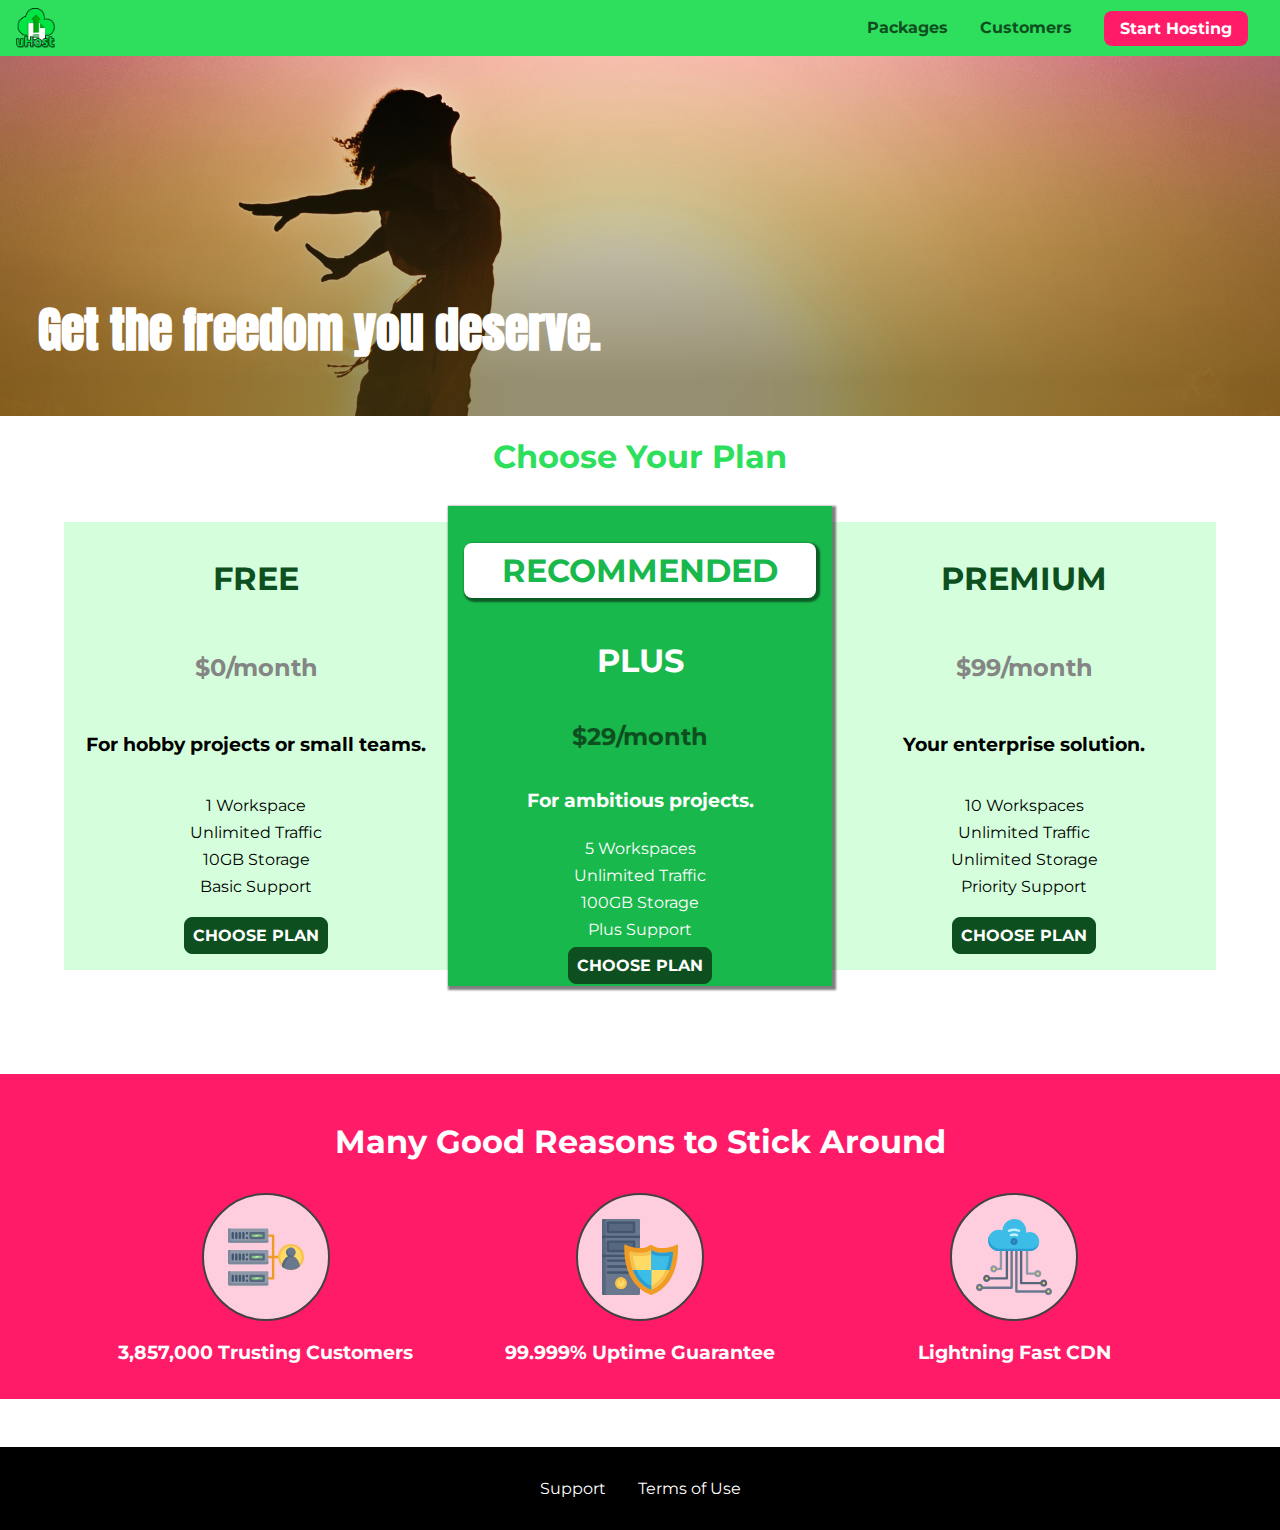
<file: index.html>
<!DOCTYPE html>
<html lang="en">

<head>
    <meta charset="UTF-8">
    <meta http-equiv="X-UA-Compatible" content="ie=edge">
    <meta name="viewport" content="width=device-width, initial-scale=1.0">
    <title>uHost</title>
    <link rel="shortcut icon" href="favicon.png">
    <link href="https://fonts.googleapis.com/css?family=Anton" rel="stylesheet">
    <link href="https://fonts.googleapis.com/css?family=Montserrat:400,700" rel="stylesheet">
    <link rel="stylesheet" href="./styles/shared.css">
    <link rel="stylesheet" href="./styles/main.css"> 
</head>

<body>
    <div class="backdrop"></div>
    <div class="modal">
        <h1 class="modal__title">Do you want to continue?</h1>
        <div class="modal__actions">
            <a href="index.html" class="modal__action">Yes!</a>
            <button class="modal__action modal__action--negative" type="button">No!</button>
        </div>
    </div>
    <header class="main-header">
        <div>
            <button class="toggle-button">
                <span class="toggle-button__bar"></span>
                <span class="toggle-button__bar"></span>
                <span class="toggle-button__bar"></span>
            </button>
            <a href="index.html" class="main-header__brand">
                <img src="images/uhost-icon.png" alt="uHost - Your favorite hosting company">
            </a>
        </div>
        <nav class="main-nav">
            <ul class="main-nav__items">
                <li class="main-nav__item">
                    <a href="packages/index.html">Packages</a>
                </li>
                <li class="main-nav__item">
                    <a href="customers/index.html">Customers</a>
                </li>
                <li class="main-nav__item main-nav__item--cta">
                    <a href="start-hosting/index.html">Start Hosting</a>
                </li>
            </ul>
        </nav>
    </header>
    <nav class="mobile-nav">
        <ul class="mobile-nav__items">
            <li class="mobile-nav__item">
                <a href="packages/index.html">Packages</a>
            </li>
            <li class="mobile-nav__item">
                <a href="customers/index.html">Customers</a>
            </li>
            <li class="mobile-nav__item mobile-nav__item--cta">
                <a href="start-hosting/index.html">Start Hosting</a>
            </li>
        </ul>
    </nav>
    <main>
        <section id="product-overview">
            <h1>Get the freedom you deserve.</h1>
        </section>
        <section id="plans">
            <h1 class="section-title">Choose Your Plan</h1>
            <div class="plan__list">
                <article class="plan">
                    <h1 class="plan__title">FREE</h1>
                    <h2 class="plan__price">$0/month</h2>
                    <h3>For hobby projects or small teams.</h3>
                    <ul class="plan__features">
                        <li class="plan__feature">1 Workspace</li>
                        <li class="plan__feature">Unlimited Traffic</li>
                        <li class="plan__feature">10GB Storage</li>
                        <li class="plan__feature">Basic Support</li>
                    </ul>
                    <div>
                        <button class="button">CHOOSE PLAN</button>
                    </div>
                </article>
                <article class="plan plan--highlighted">
                    <h1 class="plan__annotation">RECOMMENDED</h1>
                    <h1 class="plan__title">PLUS</h1>
                    <h2 class="plan__price">$29/month</h2>
                    <h3>For ambitious projects.</h3>
                    <ul class="plan__features">
                        <li class="plan__feature">5 Workspaces</li>
                        <li class="plan__feature">Unlimited Traffic</li>
                        <li class="plan__feature">100GB Storage</li>
                        <li class="plan__feature">Plus Support</li>
                    </ul>
                    <div>
                        <button class="button">CHOOSE PLAN</button>
                    </div>
                </article>
                <article class="plan">
                    <h1 class="plan__title">PREMIUM</h1>
                    <h2 class="plan__price">$99/month</h2>
                    <h3>Your enterprise solution.</h3>
                    <ul class="plan__features">
                        <li class="plan__feature">10 Workspaces</li>
                        <li class="plan__feature">Unlimited Traffic</li>
                        <li class="plan__feature">Unlimited Storage</li>
                        <li class="plan__feature">Priority Support</li>
                    </ul>
                    <div>
                        <button class="button">CHOOSE PLAN</button>
                    </div>
                </article>
            </div>
        </section>
        <section id="key-features">
            <h1 class="section-title">Many Good Reasons to Stick Around</h1>
            <ul class="key-feature__list">
                <li class="key-feature">
                    <div class="key-feature__image">
                        <svg viewBox="0 0 512 512">
                            <path style="fill:#F09B24;" d="M344,248h-32V112c0-4.418-3.582-8-8-8h-40c-4.418,0-8,3.582-8,8s3.582,8,8,8h32v128h-32  c-4.418,0-8,3.582-8,8s3.582,8,8,8h32v128h-32c-4.418,0-8,3.582-8,8s3.582,8,8,8h40c4.418,0,8-3.582,8-8V264h32c4.418,0,8-3.582,8-8  S348.418,248,344,248z"
                            />
                            <path style="fill:#8E9AA9;" d="M264,64H8c-4.418,0-8,3.582-8,8v80c0,4.418,3.582,8,8,8h256c4.418,0,8-3.582,8-8V72  C272,67.582,268.418,64,264,64z"
                            />
                            <path style="fill:#7C899B;" d="M24,144c-4.418,0-8-3.582-8-8V64H8c-4.418,0-8,3.582-8,8v80c0,4.418,3.582,8,8,8h256  c4.418,0,8-3.582,8-8v-8H24z"
                            />
                            <rect x="152" y="96" style="fill:#B8E3A8;" width="88" height="32" />
                            <g>
                                <polygon style="fill:#7EC97D;" points="152,96 152,128 166,128 198,96  " />
                                <polygon style="fill:#7EC97D;" points="220,96 188,128 240,128 240,96  " />
                            </g>
                            <path style="fill:#56677E;" d="M240,136h-88c-4.418,0-8-3.582-8-8V96c0-4.418,3.582-8,8-8h88c4.418,0,8,3.582,8,8v32  C248,132.418,244.418,136,240,136z M160,120h72v-16h-72V120z"
                            />
                            <g>
                                <path style="fill:#435670;" d="M32,136c-4.418,0-8-3.582-8-8V96c0-4.418,3.582-8,8-8s8,3.582,8,8v32C40,132.418,36.418,136,32,136z   "
                                />
                                <path style="fill:#435670;" d="M56,136c-4.418,0-8-3.582-8-8V96c0-4.418,3.582-8,8-8s8,3.582,8,8v32C64,132.418,60.418,136,56,136z   "
                                />
                                <path style="fill:#435670;" d="M80,136c-4.418,0-8-3.582-8-8V96c0-4.418,3.582-8,8-8s8,3.582,8,8v32C88,132.418,84.418,136,80,136z   "
                                />
                                <path style="fill:#435670;" d="M104,136c-4.418,0-8-3.582-8-8V96c0-4.418,3.582-8,8-8s8,3.582,8,8v32   C112,132.418,108.418,136,104,136z"
                                />
                                <path style="fill:#435670;" d="M128,105c-4.418,0-8-3.582-8-8v-1c0-4.418,3.582-8,8-8s8,3.582,8,8v1   C136,101.418,132.418,105,128,105z"
                                />
                                <path style="fill:#435670;" d="M128,136c-4.418,0-8-3.582-8-8v-1c0-4.418,3.582-8,8-8s8,3.582,8,8v1   C136,132.418,132.418,136,128,136z"
                                />
                            </g>
                            <path style="fill:#8E9AA9;" d="M264,208H8c-4.418,0-8,3.582-8,8v80c0,4.418,3.582,8,8,8h256c4.418,0,8-3.582,8-8v-80  C272,211.582,268.418,208,264,208z"
                            />
                            <path style="fill:#7C899B;" d="M24,288c-4.418,0-8-3.582-8-8v-72H8c-4.418,0-8,3.582-8,8v80c0,4.418,3.582,8,8,8h256  c4.418,0,8-3.582,8-8v-8H24z"
                            />
                            <rect x="152" y="240" style="fill:#B8E3A8;" width="88" height="32" />
                            <g>
                                <polygon style="fill:#7EC97D;" points="152,240 152,272 166,272 198,240  " />
                                <polygon style="fill:#7EC97D;" points="220,240 188,272 240,272 240,240  " />
                            </g>
                            <path style="fill:#56677E;" d="M240,280h-88c-4.418,0-8-3.582-8-8v-32c0-4.418,3.582-8,8-8h88c4.418,0,8,3.582,8,8v32  C248,276.418,244.418,280,240,280z M160,264h72v-16h-72V264z"
                            />
                            <g>
                                <path style="fill:#435670;" d="M32,280c-4.418,0-8-3.582-8-8v-32c0-4.418,3.582-8,8-8s8,3.582,8,8v32C40,276.418,36.418,280,32,280   z"
                                />
                                <path style="fill:#435670;" d="M56,280c-4.418,0-8-3.582-8-8v-32c0-4.418,3.582-8,8-8s8,3.582,8,8v32C64,276.418,60.418,280,56,280   z"
                                />
                                <path style="fill:#435670;" d="M80,280c-4.418,0-8-3.582-8-8v-32c0-4.418,3.582-8,8-8s8,3.582,8,8v32C88,276.418,84.418,280,80,280   z"
                                />
                                <path style="fill:#435670;" d="M104,280c-4.418,0-8-3.582-8-8v-32c0-4.418,3.582-8,8-8s8,3.582,8,8v32   C112,276.418,108.418,280,104,280z"
                                />
                                <path style="fill:#435670;" d="M128,249c-4.418,0-8-3.582-8-8v-1c0-4.418,3.582-8,8-8s8,3.582,8,8v1   C136,245.418,132.418,249,128,249z"
                                />
                                <path style="fill:#435670;" d="M128,280c-4.418,0-8-3.582-8-8v-1c0-4.418,3.582-8,8-8s8,3.582,8,8v1   C136,276.418,132.418,280,128,280z"
                                />
                            </g>
                            <path style="fill:#8E9AA9;" d="M264,352H8c-4.418,0-8,3.582-8,8v80c0,4.418,3.582,8,8,8h256c4.418,0,8-3.582,8-8v-80  C272,355.582,268.418,352,264,352z"
                            />
                            <path style="fill:#7C899B;" d="M24,432c-4.418,0-8-3.582-8-8v-72H8c-4.418,0-8,3.582-8,8v80c0,4.418,3.582,8,8,8h256  c4.418,0,8-3.582,8-8v-8H24z"
                            />
                            <rect x="152" y="384" style="fill:#B8E3A8;" width="88" height="32" />
                            <g>
                                <polygon style="fill:#7EC97D;" points="152,384 152,416 166,416 198,384  " />
                                <polygon style="fill:#7EC97D;" points="220,384 188,416 240,416 240,384  " />
                            </g>
                            <path style="fill:#56677E;" d="M240,424h-88c-4.418,0-8-3.582-8-8v-32c0-4.418,3.582-8,8-8h88c4.418,0,8,3.582,8,8v32  C248,420.418,244.418,424,240,424z M160,408h72v-16h-72V408z"
                            />
                            <g>
                                <path style="fill:#435670;" d="M32,424c-4.418,0-8-3.582-8-8v-32c0-4.418,3.582-8,8-8s8,3.582,8,8v32C40,420.418,36.418,424,32,424   z"
                                />
                                <path style="fill:#435670;" d="M56,424c-4.418,0-8-3.582-8-8v-32c0-4.418,3.582-8,8-8s8,3.582,8,8v32C64,420.418,60.418,424,56,424   z"
                                />
                                <path style="fill:#435670;" d="M80,424c-4.418,0-8-3.582-8-8v-32c0-4.418,3.582-8,8-8s8,3.582,8,8v32C88,420.418,84.418,424,80,424   z"
                                />
                                <path style="fill:#435670;" d="M104,424c-4.418,0-8-3.582-8-8v-32c0-4.418,3.582-8,8-8s8,3.582,8,8v32   C112,420.418,108.418,424,104,424z"
                                />
                                <path style="fill:#435670;" d="M128,393c-4.418,0-8-3.582-8-8v-1c0-4.418,3.582-8,8-8s8,3.582,8,8v1   C136,389.418,132.418,393,128,393z"
                                />
                                <path style="fill:#435670;" d="M128,424c-4.418,0-8-3.582-8-8v-1c0-4.418,3.582-8,8-8s8,3.582,8,8v1   C136,420.418,132.418,424,128,424z"
                                />
                            </g>
                            <path style="fill:#F7C14D;" d="M424,168c-48.523,0-88,39.477-88,88s39.477,88,88,88s88-39.477,88-88S472.523,168,424,168z" />
                            <path style="fill:#FFDB66;" d="M424,184c-39.701,0-72,32.299-72,72s32.299,72,72,72s72-32.299,72-72S463.701,184,424,184z" />
                            <path style="fill:#69788D;" d="M484.893,314.16C476.393,274.588,451.922,248,424,248s-52.393,26.588-60.893,66.16  c-0.605,2.82,0.354,5.749,2.511,7.664C381.731,336.124,402.465,344,424,344s42.269-7.876,58.381-22.176  C484.539,319.909,485.498,316.98,484.893,314.16z"
                            />
                            <path style="fill:#56677E;" d="M434.053,249.171C430.768,248.403,427.411,248,424,248c-27.922,0-52.393,26.588-60.893,66.16  c-0.605,2.82,0.354,5.749,2.511,7.664c3.383,3.002,6.979,5.703,10.734,8.125C384.904,286.243,407.373,255.378,434.053,249.171z"
                            />
                            <path style="fill:#69788D;" d="M424,192c-17.645,0-32,14.355-32,32s14.355,32,32,32s32-14.355,32-32S441.645,192,424,192z" />
                            <path style="fill:#56677E;" d="M432,248c-17.645,0-32-14.355-32-32c0-6.783,2.128-13.076,5.742-18.258  C397.444,203.53,392,213.138,392,224c0,17.645,14.355,32,32,32c10.862,0,20.471-5.444,26.258-13.742  C445.076,245.872,438.783,248,432,248z"
                            />

                        </svg>
                    </div>
                    <p class="key-feature__description">3,857,000 Trusting Customers</p>
                </li>
                <li class="key-feature">
                    <div class="key-feature__image">
                        <svg viewBox="0 0 512 512">
                            <path style="fill:#69788D;" d="M248,0H8C3.582,0,0,3.582,0,8v496c0,4.418,3.582,8,8,8h240c4.418,0,8-3.582,8-8V8  C256,3.582,252.418,0,248,0z"
                            />
                            <path style="fill:#56677E;" d="M24,504V8c0-4.418,3.582-8,8-8H8C3.582,0,0,3.582,0,8v496c0,4.418,3.582,8,8,8h24  C27.582,512,24,508.418,24,504z"
                            />
                            <g>
                                <rect x="0" y="112" style="fill:#435670;" width="256" height="16" />
                                <rect x="0" y="240" style="fill:#435670;" width="256" height="16" />
                            </g>
                            <path style="fill:#F7C14D;" d="M128,392c-22.056,0-40,17.944-40,40s17.944,40,40,40s40-17.944,40-40S150.056,392,128,392z" />
                            <path style="fill:#FFDB66;" d="M128,408c-13.233,0-24,10.767-24,24s10.767,24,24,24s24-10.767,24-24S141.233,408,128,408z" />
                            <path style="fill:#F7C14D;" d="M128,392c-2.739,0-5.414,0.278-8,0.805V424c0,4.418,3.582,8,8,8c4.418,0,8-3.582,8-8v-31.195  C133.414,392.278,130.739,392,128,392z"
                            />
                            <g>
                                <path style="fill:#435670;" d="M216,288H40c-4.418,0-8-3.582-8-8s3.582-8,8-8h176c4.418,0,8,3.582,8,8S220.418,288,216,288z"
                                />
                                <path style="fill:#435670;" d="M216,328H40c-4.418,0-8-3.582-8-8s3.582-8,8-8h176c4.418,0,8,3.582,8,8S220.418,328,216,328z"
                                />
                                <path style="fill:#435670;" d="M216,368H40c-4.418,0-8-3.582-8-8s3.582-8,8-8h176c4.418,0,8,3.582,8,8S220.418,368,216,368z"
                                />
                                <path style="fill:#435670;" d="M216,16H40c-4.418,0-8,3.582-8,8v64c0,4.418,3.582,8,8,8h176c4.418,0,8-3.582,8-8V24   C224,19.582,220.418,16,216,16z"
                                />
                            </g>
                            <rect x="48" y="32" style="fill:#56677E;" width="160" height="48" />
                            <path style="fill:#435670;" d="M216,144H40c-4.418,0-8,3.582-8,8v64c0,4.418,3.582,8,8,8h176c4.418,0,8-3.582,8-8v-64  C224,147.582,220.418,144,216,144z"
                            />
                            <rect x="48" y="160" style="fill:#56677E;" width="160" height="48" />
                            <path style="fill:#F09B24;" d="M511.747,180.237c-0.194-6.537-8.107-10.107-13.135-5.894c-5.6,4.693-42.904,21.282-98.514,21.282  c-33.45,0-64.625-20.999-64.929-21.206c-2.9-1.991-6.764-1.85-9.512,0.346c-2.677,2.135-27.201,20.86-63.793,20.86  c-55.607,0-92.914-16.589-98.515-21.282c-5.028-4.211-12.941-0.645-13.135,5.894c-1.634,54.834,4.655,105.941,18.693,151.903  c12.096,39.604,29.759,74.047,52.497,102.373c27.538,34.304,62.743,59.882,104.66,76.045c3.069,1.918,6.757,1.921,9.83,0  c41.917-16.163,77.122-41.741,104.66-76.045c22.738-28.326,40.401-62.77,52.497-102.373  C507.092,286.179,513.381,235.071,511.747,180.237z"
                            />
                            <path style="fill:#F7C14D;" d="M476.21,221.226c-1.953-1.631-4.568-2.235-7.036-1.628c-21.686,5.327-44.926,8.028-69.075,8.028  c-25.926,0-49.633-8.975-64.955-16.504c-2.307-1.134-5.016-1.091-7.284,0.116c-14.059,7.477-36.919,16.388-65.994,16.388  c-24.153,0-47.394-2.701-69.075-8.028c-5.155-1.268-10.221,2.966-9.894,8.261c2.077,33.693,7.668,65.635,16.616,94.935  c22.774,74.565,66.139,126.334,128.888,153.868c2.032,0.891,4.397,0.891,6.43,0c61.777-27.107,104.716-78.876,127.62-153.868  c8.948-29.3,14.539-61.241,16.616-94.935C479.224,225.319,478.163,222.856,476.21,221.226z"
                            />
                            <path style="fill:#FFDB66;" d="M331.609,451.727c-52.604-25.289-89.304-70.987-109.144-135.944  c-6.532-21.39-11.162-44.336-13.82-68.447c17.133,2.852,34.952,4.291,53.22,4.291c29.394,0,53.376-7.793,69.978-15.561  c17.44,7.736,41.656,15.561,68.256,15.561c18.267,0,36.085-1.439,53.219-4.291c-2.659,24.112-7.288,47.06-13.82,68.448  C419.545,381.108,383.27,426.805,331.609,451.727z"
                            />
                            <g>
                                <path style="fill:#2C9DD4;" d="M479.066,227.858c0.157-2.539-0.903-5.002-2.856-6.633s-4.568-2.235-7.036-1.628   c-21.686,5.327-44.926,8.028-69.075,8.028c-25.926,0-49.633-8.975-64.955-16.504c-1.057-0.52-2.2-0.78-3.345-0.806l-0.072,133.351   h123.601c2.556-6.746,4.933-13.702,7.123-20.874C471.398,293.493,476.989,261.552,479.066,227.858z"
                                />
                                <path style="fill:#2C9DD4;" d="M206.658,343.667c24.153,63.42,65.028,108.108,121.743,132.995c1.031,0.452,2.147,0.673,3.263,0.666   l0.063-133.661H206.658z"
                                />
                            </g>
                            <g>
                                <path style="fill:#3CBDE8;" d="M439.497,315.783c6.532-21.389,11.161-44.336,13.82-68.448c-17.134,2.852-34.952,4.291-53.219,4.291   c-26.6,0-50.815-7.824-68.256-15.561l-0.116,107.601h97.758C433.179,334.807,436.524,325.518,439.497,315.783z"
                                />
                                <path style="fill:#3CBDE8;" d="M232.523,343.667c21.144,50.298,54.363,86.56,99.087,108.06l0.117-108.06H232.523z" />
                            </g>
                        </svg>
                    </div>
                    <p class="key-feature__description">99.999% Uptime Guarantee</p>
                </li>
                <li class="key-feature">
                    <div class="key-feature__image">
                        <svg viewBox="0 0 512 512">
                            <path style="fill:#8E9AA9;" d="M168,200c-4.418,0-8,3.582-8,8v120h-17.376c-3.302-9.311-12.194-16-22.624-16  c-13.234,0-24,10.767-24,24s10.766,24,24,24c10.429,0,19.321-6.689,22.624-16H168c4.418,0,8-3.582,8-8V208  C176,203.582,172.418,200,168,200z"
                            />
                            <path style="fill:#FFDB66;" d="M120,328c-4.411,0-8,3.589-8,8s3.589,8,8,8s8-3.589,8-8S124.411,328,120,328z" />
                            <path style="fill:#56677E;" d="M208,200c-4.418,0-8,3.582-8,8v184H94.624C91.322,382.689,82.43,376,72,376  c-13.234,0-24,10.767-24,24s10.766,24,24,24c10.429,0,19.321-6.689,22.624-16H208c4.418,0,8-3.582,8-8V208  C216,203.582,212.418,200,208,200z"
                            />
                            <path style="fill:#FFDB66;" d="M72,392c-4.411,0-8,3.589-8,8s3.589,8,8,8s8-3.589,8-8S76.411,392,72,392z" />
                            <path style="fill:#69788D;" d="M240,208c-4.418,0-8,3.582-8,8v239H47.24c-2.671-10.34-12.078-18-23.24-18c-13.234,0-24,10.767-24,24  s10.766,24,24,24c9.666,0,18.009-5.747,21.809-14H240c4.418,0,8-3.582,8-8V216C248,211.582,244.418,208,240,208z"
                            />
                            <path style="fill:#FFDB66;" d="M24,453c-4.411,0-8,3.589-8,8s3.589,8,8,8s8-3.589,8-8S28.411,453,24,453z" />
                            <path style="fill:#69788D;" d="M488,464c-10.429,0-19.321,6.689-22.624,16H280V208c0-4.418-3.582-8-8-8s-8,3.582-8,8v280  c0,4.418,3.582,8,8,8h193.376c3.302,9.311,12.194,16,22.624,16c13.234,0,24-10.767,24-24S501.234,464,488,464z"
                            />
                            <path style="fill:#FFDB66;" d="M488,480c-4.411,0-8,3.589-8,8s3.589,8,8,8s8-3.589,8-8S492.411,480,488,480z" />
                            <path style="fill:#56677E;" d="M456,408c-10.429,0-19.321,6.689-22.624,16H312V208c0-4.418-3.582-8-8-8s-8,3.582-8,8v224  c0,4.418,3.582,8,8,8h129.376c3.302,9.311,12.194,16,22.624,16c13.234,0,24-10.767,24-24S469.234,408,456,408z"
                            />
                            <path style="fill:#FFDB66;" d="M456,424c-4.411,0-8,3.589-8,8s3.589,8,8,8s8-3.589,8-8S460.411,424,456,424z" />
                            <path style="fill:#8E9AA9;" d="M416,344c-10.429,0-19.321,6.689-22.624,16H352V208c0-4.418-3.582-8-8-8s-8,3.582-8,8v160  c0,4.418,3.582,8,8,8h49.376c3.302,9.311,12.194,16,22.624,16c13.234,0,24-10.767,24-24S429.234,344,416,344z"
                            />
                            <path style="fill:#FFDB66;" d="M416,360c-4.411,0-8,3.589-8,8s3.589,8,8,8s8-3.589,8-8S420.411,360,416,360z" />
                            <path style="fill:#3CBDE8;" d="M362,88c-8.741,0-17.231,1.751-25.06,5.085C337.646,88.797,338,84.43,338,80  c0-44.112-35.888-80-80-80c-42.823,0-77.895,33.816-79.909,76.149C170.393,73.415,162.244,72,154,72c-39.701,0-72,32.299-72,72  s32.299,72,72,72h208c35.29,0,64-28.71,64-64S397.29,88,362,88z"
                            />
                            <path style="fill:#2C9DD4;" d="M368,200H160c-39.701,0-72-32.299-72-72c0-5.863,0.721-11.559,2.05-17.019  C84.918,120.88,82,132.102,82,144c0,39.701,32.299,72,72,72h208c30.389,0,55.88-21.296,62.379-49.743  C413.565,186.327,392.352,200,368,200z"
                            />
                            <path style="fill:#2A7DB5;" d="M256,128c-13.234,0-24,10.767-24,24s10.766,24,24,24c13.233,0,24-10.767,24-24S269.233,128,256,128z"
                            />
                            <path style="fill:#2C9DD4;" d="M256,144c-4.411,0-8,3.589-8,8s3.589,8,8,8c4.411,0,8-3.589,8-8S260.411,144,256,144z" />
                            <g>
                                <path style="fill:#C5F1FA;" d="M221.755,87.695c-2.994,0-5.864-1.688-7.233-4.572c-1.894-3.991-0.194-8.763,3.798-10.657   C230.157,66.849,242.834,64,256,64c13.166,0,25.844,2.849,37.68,8.466c3.992,1.895,5.692,6.666,3.798,10.657   s-6.666,5.692-10.657,3.798C277.144,82.328,266.774,80,256,80c-10.774,0-21.144,2.328-30.821,6.921   C224.072,87.446,222.904,87.695,221.755,87.695z"
                                />
                                <path style="fill:#C5F1FA;" d="M276.545,116.618c-1.148,0-2.316-0.249-3.424-0.774C267.745,113.293,261.985,112,256,112   c-5.985,0-11.745,1.293-17.121,3.844c-3.991,1.895-8.763,0.192-10.657-3.798c-1.894-3.992-0.193-8.764,3.798-10.657   C239.557,97.813,247.625,96,256,96c8.376,0,16.444,1.813,23.98,5.389c3.991,1.894,5.692,6.665,3.798,10.657   C282.41,114.93,279.539,116.618,276.545,116.618z"
                                />
                            </g>

                        </svg>
                    </div>
                    <p class="key-feature__description">Lightning Fast CDN</p>
                </li>
            </ul>
        </section>
    </main>
    <footer class="main-footer">
        <nav>
            <ul class="main-footer__links">
                <li class="main-footer__link">
                    <a href="#">Support</a>
                </li>
                <li class="main-footer__link">
                    <a href="#">Terms of Use</a>
                </li>
            </ul>
        </nav>
    </footer>
    <script src="/scripts/shared.js"></script>
</body>

</html>
</file>
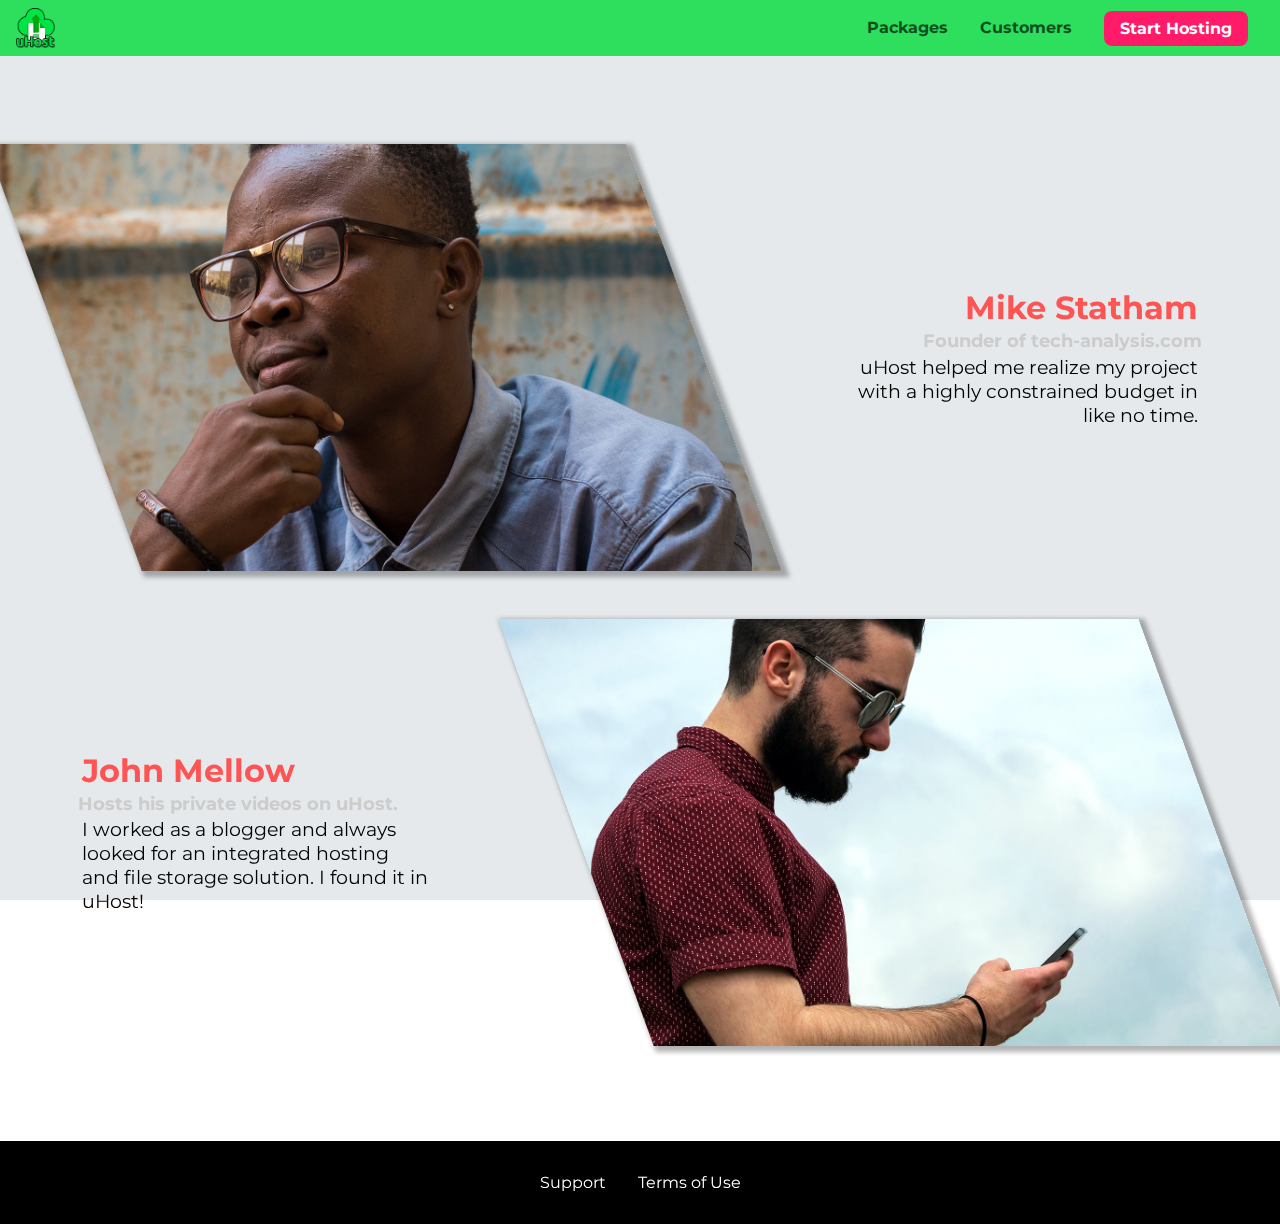
<file: customers/index.html>
<!DOCTYPE html>
<html lang="en">
  <head>
    <meta charset="UTF-8" />
    <meta name="viewport" content="width=device-width, initial-scale=1.0" />
    <meta http-equiv="X-UA-Compatible" content="ie=edge" />
    <title>uHost Customers</title>
    <link rel="shortcut icon" href="../favicon.png" />
    <link
      href="https://fonts.googleapis.com/css?family=Anton|Montserrat:400,700"
      rel="stylesheet"
    />
    <link rel="stylesheet" href="../styles/shared.css" />
    <link rel="stylesheet" href="../styles/customers.css" />
  </head>

  <body>
    <div class="backdrop"></div>
    <div class="background"></div>
    <header class="main-header">
      <div>
        <button class="toggle-button">
          <span class="toggle-button__bar"></span>
          <span class="toggle-button__bar"></span>
          <span class="toggle-button__bar"></span>
        </button>
        <a href="../index.html" class="main-header__brand">
          <img
            src="../images/uhost-icon.png"
            alt="uHost - Your favorite hosting company"
          />
        </a>
      </div>
      <nav class="main-nav">
        <ul class="main-nav__items">
          <li class="main-nav__item">
            <a href="../packages/index.html">Packages</a>
          </li>
          <li class="main-nav__item">
            <a href="index.html">Customers</a>
          </li>
          <li class="main-nav__item main-nav__item--cta">
            <a href="../start-hosting/index.html">Start Hosting</a>
          </li>
        </ul>
      </nav>
    </header>
    <nav class="mobile-nav">
      <ul class="mobile-nav__items">
        <li class="mobile-nav__item">
          <a href="../packages/index.html">Packages</a>
        </li>
        <li class="mobile-nav__item">
          <a href="index.html">Customers</a>
        </li>
        <li class="mobile-nav__item mobile-nav__item--cta">
          <a href="../start-hosting/index.html">Start Hosting</a>
        </li>
      </ul>
    </nav>
    <main>
      <div>
        <div class="testimonial" id="customer-1">
          <div class="testimonial__image-container">
            <img
              src="../images/customer-1.jpg"
              alt="Mike Statham - Customer"
              class="testimonial__image"
            />
          </div>
          <div class="testimonial__info">
            <h1 class="testimonial__name">Mike Statham</h1>
            <h2 class="testimonial__subtitle">
              Founder of
              <a href="tech-analysis.com">tech-analysis.com</a>
            </h2>
            <p class="testimonial__text">
              uHost helped me realize my project with a highly constrained
              budget in like no time.
            </p>
          </div>
        </div>
        <div class="testimonial" id="customer-2">
          <div class="testimonial__info">
            <h1 class="testimonial__name">John Mellow</h1>
            <h2 class="testimonial__subtitle">
              Hosts his private videos on uHost.
            </h2>
            <p class="testimonial__text">
              I worked as a blogger and always looked for an integrated hosting
              and file storage solution. I found it in uHost!
            </p>
          </div>
          <div class="testimonial__image-container">
            <img
              src="../images/customer-2.jpg"
              alt="John Mellow - Customer"
              class="testimonial__image"
            />
          </div>
        </div>
      </div>
    </main>
    <footer class="main-footer">
      <nav>
        <ul class="main-footer__links">
          <li class="main-footer__link">
            <a href="#">Support</a>
          </li>
          <li class="main-footer__link">
            <a href="#">Terms of Use</a>
          </li>
        </ul>
      </nav>
    </footer>
    <script src="../shared.js"></script>
  </body>
</html>
</file>
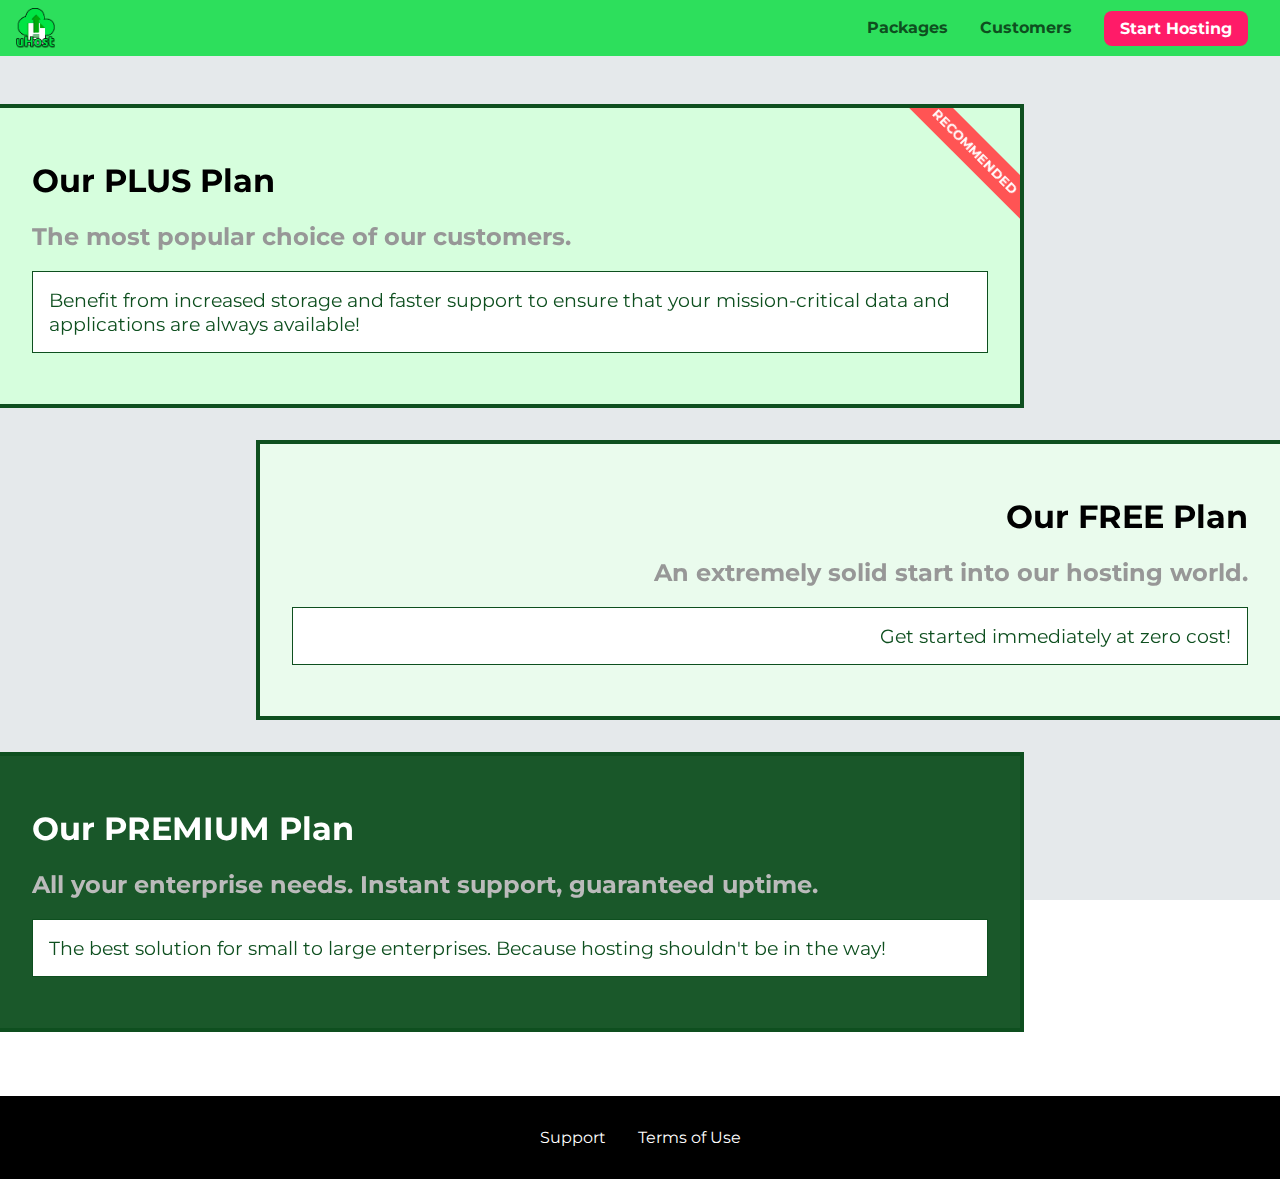
<file: packages/index.html>
<!DOCTYPE html>
<html lang="en">
  <head>
    <meta charset="UTF-8" />
    <meta http-equiv="X-UA-Compatible" content="ie=edge" />
    <meta name="viewport" content="width=device-width, initial-scale=1.0" />
    <title>uHost</title>
    <link rel="shortcut icon" href="../favicon.png" />
    <link
      href="https://fonts.googleapis.com/css?family=Montserrat:400,700"
      rel="stylesheet"
    />
    <link rel="stylesheet" href="../styles/shared.css" />
    <link rel="stylesheet" href="../styles/packages.css" />
  </head>

  <body>
    <div class="backdrop"></div>
    <div class="background"></div>
    <header class="main-header">
      <div>
        <button class="toggle-button">
          <span class="toggle-button__bar"></span>
          <span class="toggle-button__bar"></span>
          <span class="toggle-button__bar"></span>
        </button>
        <a href="../index.html" class="main-header__brand">
          <img
            src="../images/uhost-icon.png"
            alt="uHost - Your favorite hosting company"
          />
        </a>
      </div>
      <nav class="main-nav">
        <ul class="main-nav__items">
          <li class="main-nav__item">
            <a href="index.html">Packages</a>
          </li>
          <li class="main-nav__item">
            <a href="../customers/index.html">Customers</a>
          </li>
          <li class="main-nav__item main-nav__item--cta">
            <a href="../start-hosting/index.html">Start Hosting</a>
          </li>
        </ul>
      </nav>
    </header>
    <nav class="mobile-nav">
      <ul class="mobile-nav__items">
        <li class="mobile-nav__item">
          <a href="index.html">Packages</a>
        </li>
        <li class="mobile-nav__item">
          <a href="../customers/index.html">Customers</a>
        </li>
        <li class="mobile-nav__item mobile-nav__item--cta">
          <a href="../start-hosting/index.html">Start Hosting</a>
        </li>
      </ul>
    </nav>
    <main>
      <section class="package" id="plus">
        <a href="#">
          <h1 class="package__title">Our PLUS Plan</h1>
          <h2 class="package__badge">RECOMMENDED</h2>
          <h2 class="package__subtitle">
            The most popular choice of our customers.
          </h2>
          <p class="package__info">
            Benefit from increased storage and faster support to ensure that
            your mission-critical data and applications are always available!
          </p>
        </a>
      </section>
      <section class="package" id="free">
        <a href="#">
          <h1 class="package__title">Our FREE Plan</h1>
          <h2 class="package__subtitle">
            An extremely solid start into our hosting world.
          </h2>
          <p class="package__info">Get started immediately at zero cost!</p>
        </a>
      </section>
      <div class="clearfix"></div>
      <section class="package" id="premium">
        <a href="#">
          <h1 class="package__title">Our PREMIUM Plan</h1>
          <h2 class="package__subtitle">
            All your enterprise needs. Instant support, guaranteed uptime.
          </h2>
          <p class="package__info">
            The best solution for small to large enterprises. Because hosting
            shouldn't be in the way!
          </p>
        </a>
      </section>
    </main>
    <footer class="main-footer">
      <nav>
        <ul class="main-footer__links">
          <li class="main-footer__link">
            <a href="#">Support</a>
          </li>
          <li class="main-footer__link">
            <a href="#">Terms of Use</a>
          </li>
        </ul>
      </nav>
    </footer>
    <script src="../shared.js"></script>
  </body>
</html>
</file>
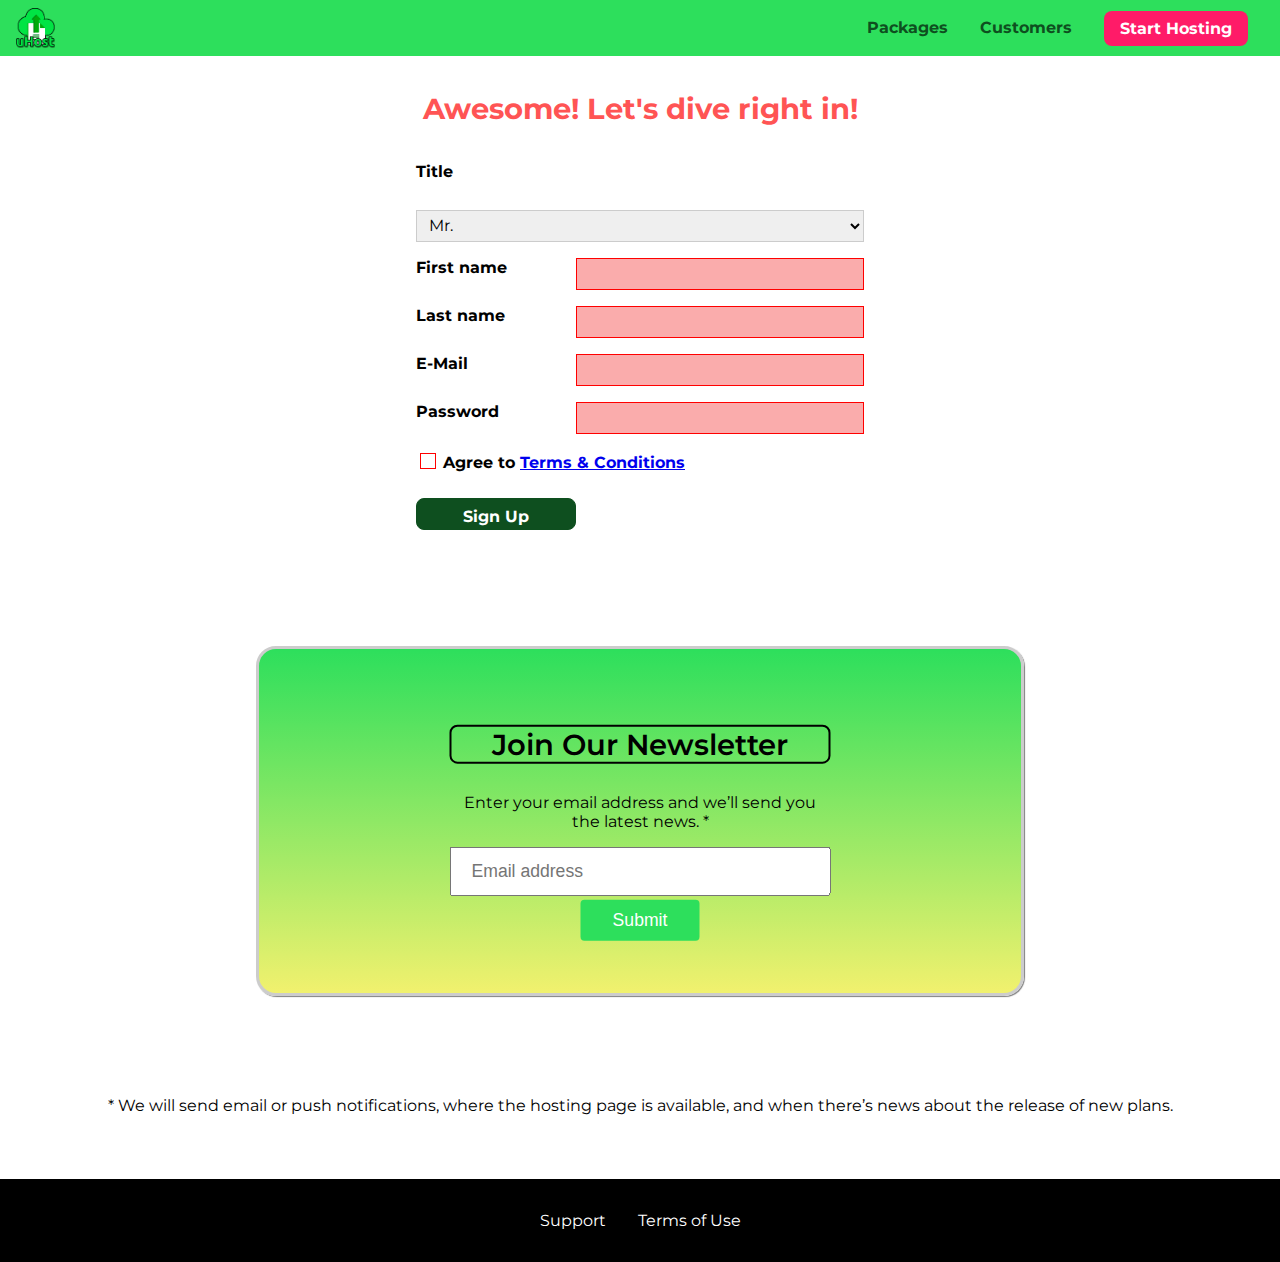
<file: start-hosting/index.html>
<!DOCTYPE html>
<html lang="en">
  <head>
    <meta charset="UTF-8" />
    <meta http-equiv="X-UA-Compatible" content="ie=edge" />
    <meta name="viewport" content="width=device-width, initial-scale=1.0" />
    <title>uHost Signup</title>
    <link rel="shortcut icon" href="../favicon.png" />
    <link
      href="https://fonts.googleapis.com/css?family=Montserrat:400,700"
      rel="stylesheet"
    />
    <link rel="stylesheet" href="../styles/shared.css" />
    <link rel="stylesheet" href="../styles/hosting.css" />
  </head>

  <body>
    <div class="backdrop"></div>
    <header class="main-header">
      <div>
        <button class="toggle-button">
          <span class="toggle-button__bar"></span>
          <span class="toggle-button__bar"></span>
          <span class="toggle-button__bar"></span>
        </button>
        <a href="../index.html" class="main-header__brand">
          <img
            src="../images/uhost-icon.png"
            alt="uHost - Your favorite hosting company"
          />
        </a>
      </div>
      <nav class="main-nav">
        <ul class="main-nav__items">
          <li class="main-nav__item">
            <a href="../packages/index.html">Packages</a>
          </li>
          <li class="main-nav__item">
            <a href="../customers/index.html">Customers</a>
          </li>
          <li class="main-nav__item main-nav__item--cta">
            <a href="index.html">Start Hosting</a>
          </li>
        </ul>
      </nav>
    </header>
    <nav class="mobile-nav">
      <ul class="mobile-nav__items">
        <li class="mobile-nav__item">
          <a href="../packages/index.html">Packages</a>
        </li>
        <li class="mobile-nav__item">
          <a href="../customers/index.html">Customers</a>
        </li>
        <li class="mobile-nav__item mobile-nav__item--cta">
          <a href="index.html">Start Hosting</a>
        </li>
      </ul>
    </nav>
    <main class="signup-page">
      <div>
        <h1 class="signup-title">Awesome! Let's dive right in!</h1>
        <form action="index.html" class="signup-form">
          <label for="title">Title</label>
          <select id="title">
            <option value="mr">Mr.</option>
            <option value="ms">Ms.</option>
          </select>
          <label for="first-name">First name</label>
          <input type="text" id="first-name" required />
          <label for="last-name">Last name</label>
          <input type="text" id="last-name" required />
          <label for="email">E-Mail</label>
          <input type="email" id="email" required />
          <label for="password">Password</label>
          <input type="password" id="password" required />
          <div class="signup-form__checkbox">
            <input type="checkbox" id="agree-terms" required />
            <label for="agree-terms"
              >Agree to
              <a href="#">Terms &amp; Conditions</a>
            </label>
          </div>
          <button type="submit" class="button">Sign Up</button>
        </form>
      </div>
      <div class="hosting">
        <div class="hosting--notify-content">
          <p class="notify">Join Our Newsletter</p>
          <p>Enter your email address and we’ll send you the latest news. *</p>
          <form>
            <input type="text" placeholder="Email address" name="email" />
            <input type="button" value="Submit" />
          </form>
        </div>
      </div>
      <p class="notify--legal">
        * We will send email or push notifications, where the hosting page is
        available, and when there’s news about the release of new plans.
      </p>
    </main>
    <footer class="main-footer">
      <nav>
        <ul class="main-footer__links">
          <li class="main-footer__link">
            <a href="#">Support</a>
          </li>
          <li class="main-footer__link">
            <a href="#">Terms of Use</a>
          </li>
        </ul>
      </nav>
    </footer>
    <script src="../scripts//shared.js"></script>
  </body>
</html>
</file>
<file: styles/shared.css>
:root {
  --dark-green: #0e4f1f;
  --highlight-color: #ff1b68;
}

* {
  box-sizing: border-box;
}

html {
  height: 100%;
}

body {
  display: grid;
  grid-template-rows: 3.5rem auto fit-content(8rem);
  grid-template-areas:
    'header'
    'main'
    'footer';
  font-family: 'Montserrat', sans-serif;
  /* padding-top: 3.5rem; */
  margin: 0;
  height: 100%;
}

main {
  /* grid-row: 2 / 3; */
  grid-area: main;
}

.backdrop {
  display: none;
  position: fixed;
  opacity: 0;
  top: 0;
  left: 0;
  z-index: 100;
  width: 100vw;
  height: 100vh;
  background: rgba(0, 0, 0, 0.5);
  transition: opacity 0.2ms linear;
}

.main-header {
  display: flex;
  align-items: center;
  justify-content: space-between;
  width: 100%;
  position: fixed;
  top: 0;
  left: 0;
  background: #2ddf5c;
  padding: 0.5rem 1rem;
  z-index: 60;
}

.toggle-button {
  width: 3rem;
  background: transparent;
  border: none;
  cursor: pointer;
  padding-top: 0;
  padding-bottom: 0;
  vertical-align: middle;
}

.toggle-button:focus {
  outline: none;
}

.toggle-button__bar {
  width: 100%;
  height: 0.2rem;
  background: black;
  display: block;
  margin: 0.6rem 0;
}

.main-header__brand {
  color: var(--dark-green);
  text-decoration: none;
  font-weight: bold;
  /* width: 20px; */
}

.main-header__brand img {
  height: 2.5rem;
  vertical-align: middle;
  /* width: 100%; */
}

.main-nav {
  display: none;
}

.main-nav__items {
  display: flex;
  margin: 0;
  padding: 0;
  list-style: none;
}

.main-nav__item {
  margin: 0 1rem;
}

.main-nav__item a,
.mobile-nav__item a {
  text-decoration: none;
  color: var(--dark-green);
  font-weight: bold;
  padding: 0.2rem 0;
}

.main-nav__item a:hover,
.main-nav__item a:active {
  color: white;
  border-bottom: 5px solid white;
}

.main-nav__item--cta {
  animation: wiggle 400ms 3s 8 ease-out none;
}

.main-nav__item--cta a,
.mobile-nav__item--cta a {
  color: white;
  background: var(--highlight-color);
  padding: 0.5rem 1rem;
  border-radius: 8px;
}

.main-nav__item--cta a:hover,
.main-nav__item--cta a:active,
.mobile-nav__item--cta a:hover,
.mobile-nav__item--cta a:active {
  color: var(--highlight-color);
  background: white;
  border: none;
}

@media (min-width: 40rem) {
  .toggle-button {
    display: none;
  }

  .main-nav {
    display: flex;
  }
}

.main-footer {
  background: black;
  /* grid-row: 3 / 4; */
  grid-area: footer;
  padding: 2rem;
  margin-top: 3rem;
}

.main-footer__links {
  display: flex;
  flex-direction: column;
  align-items: center;
  list-style: none;
  margin: 0;
  padding: 0;
  text-align: center;
}

.main-footer__link {
  margin: 0.5rem 0;
}

.main-footer__link a {
  color: white;
  text-decoration: none;
}

.main-footer__link a:hover,
.main-footer__link a:active {
  color: #ccc;
}

.mobile-nav {
  display: none;
  position: fixed;
  z-index: 101;
  top: 0;
  left: 0;
  background: white;
  width: 80%;
  height: 100vh;
}

.mobile-nav__items {
  display: flex;
  flex-direction: column;
  align-items: center;
  justify-content: center;
  width: 90%;
  height: 100%;
  list-style: none;
  margin: 10% auto;
  padding: 0;
  text-align: center;
}

.mobile-nav__item {
  margin: 1rem 0;
}

.mobile-nav__item a {
  font-size: 1.5rem;
}

.button {
  background: var(--dark-green);
  color: white;
  font: inherit;
  border: 1.5px solid var(--dark-green);
  padding: 0.5rem;
  border-radius: 8px;
  font-weight: bold;
  cursor: pointer;
}

.button:hover,
.button:active {
  background: white;
  color: var(--dark-green);
}

.button:focus {
  outline: none;
}

.open {
  display: block !important;
  opacity: 1 !important;
  transform: translateY(0) !important;
}

@media (min-width: 40rem) {
  .main-footer__link {
    margin: 0 1rem;
  }
  .main-footer__links {
    display: flex;
    flex-direction: row;
    justify-content: center;
  }
}

@keyframes wiggle {
  0% {
    transform: rotateY(0deg);
  }
  50% {
    transform: rotateY(160deg);
  }
  100% {
    transform: rotateY(360deg);
  }
}
</file>
<file: styles/main.css>
#product-overview {
  background: linear-gradient(to top, rgba(80, 68, 18, 0.6) 10%, transparent),
    url('../images/freedom.jpg') center/cover no-repeat border-box, #ff1b68;
  width: 100vw;
  height: 33vh;
  position: relative;
}

#product-overview h1 {
  color: white;
  font-family: 'Anton', sans-serif;
  position: absolute;
  bottom: 5%;
  left: 3%;
  font-size: 1.6rem;
}

@media (min-width: 40rem) and (min-height: 40rem) {
  #product-overview {
    height: 40vh;
    background-position: 50% 25%;
  }

  #product-overview h1 {
    font-size: 3rem;
  }
}

.section-title {
  color: #2ddf5c;
  text-align: center;
}

.plan {
  background: #d5ffdc;
  text-align: center;
  padding: 1rem;
  margin: 0.5rem 0;
  width: 100%;
}

.plan--highlighted {
  background: #19b84c;
  color: white;
}

.plan__annotation {
  background: white;
  color: #19b84c;
  padding: 0.5rem;
  box-shadow: 2px 2px 2px 2px rgba(0, 0, 0, 0.5);
  border-radius: 8px;
}

.plan__title {
  color: #0e4f1f;
}

.plan__price {
  color: #858585;
}

.plan--highlighted .plan__title {
  color: white;
}

.plan--highlighted .plan__price {
  color: #0e4f1f;
}

.plan__features {
  list-style: none;
  margin: 0;
  padding: 0;
}

.plan__feature {
  margin: 0.5rem 0;
}

@media (min-width: 40rem) {
  .plan__list {
    display: flex;
    justify-content: center;
    align-items: center;
    width: 100%;
  }

  .plan {
    display: flex;
    flex-direction: column;
    justify-content: space-between;
    height: 28rem;
    width: 30%;
    min-width: 13rem;
    max-width: 25rem;
  }

  .plan--highlighted {
    box-shadow: 2px 2px 2px 2px rgba(0, 0, 0, 0.5);
    height: 30rem;
    z-index: 50;
  }
}

#key-features {
  background: #ff1b68;
  margin-top: 5rem;
  padding: 1rem;
}

#key-features .section-title {
  color: white;
  margin: 2rem;
}

.key-feature__list {
  list-style: none;
  margin: 0;
  padding: 0;
  text-align: center;
}

.key-feature__image {
  background: #ffcede;
  width: 128px;
  height: 128px;
  border: 2px solid #424242;
  border-radius: 50%;
  margin: auto;
  padding: 1.5rem;
}

.key-feature__description {
  text-align: center;
  font-weight: bold;
  color: white;
  font-size: 1.2rem;
}

@media (min-width: 40rem) {
  .key-feature {
    width: 30%;
    max-width: 25rem;
  }

  .key-feature__list {
    display: flex;
    justify-content: center;
  }
}

.modal {
  position: fixed;
  opacity: 0;
  transform: translateY(-3rem);
  transition: opacity 200ms ease-out, trasform 500ms ease-out;
  z-index: 200;
  top: 20%;
  left: 30%;
  width: 40%;
  background: white;
  padding: 1rem;
  border: 1px solid #ccc;
  box-shadow: 1px 1px 1px rgba(0, 0, 0, 0.5);
}

.modal__title {
  text-align: center;
  margin: 0 0 1rem 0;
}

.modal__actions {
  text-align: center;
}

.modal__action {
  border: 1px solid #0e4f1f;
  background: #0e4f1f;
  text-decoration: none;
  color: white;
  font: inherit;
  padding: 0.5rem 1rem;
  cursor: pointer;
}

.modal__action:hover,
.modal__action:active {
  background: #2ddf5c;
  border-color: #2ddf5c;
}

.modal__action--negative {
  background: red;
  border-color: red;
}

.modal__action--negative:hover,
.modal__action--negative:active {
  background: #ff5454;
  border-color: #ff5454;
}
</file>
<file: styles/customers.css>
main {
  padding-top: 2.5rem;
}

.background {
  background-color: rgba(225, 232, 235, 0.925);
  filter: grayscale(40%);
  width: 100vw;
  height: 100vh;
  position: fixed;
  z-index: -1;
}
.testimonial {
  font-size: 1.2rem;
}

/*.testimonial__list {
    width: 80%;
    margin: auto;
  }*/

.testimonial__image-container {
  width: 60%;
  max-width: 40rem;
  box-shadow: 3px 3px 5px 3px rgba(0, 0, 0, 0.3);
  transform: skew(20deg);
  overflow: hidden;
}

#customer-1:hover .testimonial__image-container {
  animation: flip-customer 1s ease-out forwards;
}

#customer-2:hover .testimonial__image-container {
  animation: flip-customer 1s ease-out forwards;
}

.testimonial__image {
  width: 100%;
  transform: skew(-20deg) scale(1.4);
  vertical-align: top;
}

.testimonial__info {
  text-align: right;
  padding: 0.9rem;
}

#customer-2.testimonial {
  text-align: right;
}

#customer-2 .testimonial__info {
  text-align: left;
}

.testimonial__name {
  margin: 0.2rem;
  color: #ff5454;
  font-size: 2rem;
}

.testimonial__subtitle {
  margin: 0;
  font-size: 1.1rem;
  color: #ccc;
}

.testimonial__subtitle a {
  color: inherit;
  text-decoration: none;
}

.testimonial__subtitle a:hover,
.testimonial__subtitle a:active {
  color: #7a7a7a;
}

.testimonial__text {
  margin: 0.2rem;
}

@media (min-width: 40rem) {
  .testimonial {
    display: flex;
    align-items: center;
    justify-content: space-around;
    margin: 3rem auto;
    max-width: 1500px;
  }

  .testimonial__image-container {
    width: 66%;
  }

  .testimonial__info {
    display: inline-block;
    vertical-align: middle;
    width: 30%;
  }
}

@keyframes flip-customer {
  0% {
    transform: rotateY(0) skew(20deg);
  }
  50% {
    transform: rotateY(160deg) skew(20deg);
  }
  100% {
    transform: rotateY(360deg) skew(20deg);
  }
}
</file>
<file: styles/packages.css>
main {
  padding-top: 2rem;
}

.background {
  background-color: rgba(225, 232, 235, 0.925);
  filter: grayscale(40%);
  width: 100vw;
  height: 100vh;
  position: fixed;
  z-index: -1;
}

.package {
  width: 80%;
  margin: 1rem 0;
  border: 4px solid #0e4f1f;
  border-left: none;
  position: relative;
  overflow: hidden;
}

.package:hover,
.package:active {
  box-shadow: 2px 2px 4px rgba(0, 0, 0, 0.5);
  border-color: #ff5454;
  /* border-color: #ff5454 !important; */
}

.package a {
  text-decoration: none;
  color: inherit;
  display: block;
  padding: 2rem;
}

.package__badge {
  position: absolute;
  top: 0;
  right: 0;
  margin: 0;
  font-size: 0.8rem;
  color: white;
  background: #ff5454;
  padding: 0.5rem;
  transform: rotateZ(45deg) translate(3.5rem, -1rem);
  transform-origin: center;
  width: 12rem;
  text-align: center;
}

.package__subtitle {
  color: #979797;
}

.package__info {
  padding: 1rem;
  border: 1px solid #0e4f1f;
  font-size: 1.2rem;
  color: #0e4f1f;
  background: white;
}

.clearfix {
  clear: both;
}

#plus {
  background: rgba(213, 255, 220, 0.95);
}

#free {
  background: rgba(234, 252, 237, 0.95);
  float: right;
  border-right: none;
  border-left: 4px solid #0e4f1f;
  text-align: right;
}

#free:hover,
#free:active {
  border-left-color: #ff5454;
}

#premium {
  background: rgba(14, 79, 31, 0.95);
}

#premium .package__title {
  color: white;
}

#premium .package__subtitle {
  color: #bbb;
}

@media (min-width: 40rem) {
  main {
    max-width: 1500px;
    margin-left: auto;
    margin-right: auto;
  }
}

@media (min-width: 1500px) {
  .package {
    border-left: 4px solid #0e4f1f;
  }

  #free {
    border-right: 4px solid #0e4f1f;
  }

  #free:hover,
  #free:active {
    border-right-color: #ff5454;
  }
}
</file>
<file: styles/hosting.css>
main {
  padding-top: 1rem;
}

.signup-title {
  text-align: center;
  font-size: 1.8rem;
  color: #ff5454;
}

.signup-form {
  display: grid;
  grid-auto-rows: 2rem;
  row-gap: 0.5rem;
  padding: 1rem;
}

.signup-form label {
  font-weight: bold;
}

.signup-form label,
.signup-form input,
.signup-form select {
  display: block;
  width: 100%;
}

/* .signup-form input[type="checkbox"] */
.signup-form input[id*='terms'],
.signup-form input[id*='terms'] + label {
  display: inline-block;
  width: auto;
  vertical-align: bottom;
}

.signup-form input:not([type='checkbox']),
.signup-form select {
  border: 1px solid #ccc;
  padding: 0.2rem 0.5rem;
  font: inherit;
}

.signup-form input:focus,
.signup-form select:focus {
  outline: none;
  background: #d8f3df;
  border-color: #2ddf5c;
}

.signup-form input[type='checkbox'] {
  border: 1px solid #ccc;
  background: white;
  width: 1rem;
  height: 1rem;
  -webkit-appearance: none;
  -moz-appearance: none;
  appearance: none;
}

.signup-form input[type='checkbox']:checked {
  background: #2ddf5c;
  border: #0e4f1f;
}

.signup-form input.invalid,
.signup-form select.invalid,
.signup-form :invalid {
  border-color: red !important;
  background: #faacac;
}

.signup-form button[type='submit'] {
  display: block;
}

@media (min-width: 40rem) {
  .signup-form {
    margin: auto;
    width: 30rem;
    grid-template-columns: 10rem auto;
    row-gap: 1rem;
    column-gap: 0.5 rem;
  }

  .signup-form [id='title'] {
    grid-column: span 2;
  }

  .signup-form__checkbox {
    grid-column: span 2;
  }
}

.hosting {
  background: linear-gradient(to bottom, #2ddf5c, #f1f16e);
  position: relative;
  margin: 100px auto;
  width: 60%;
  height: 350px;
  border: 3px solid #ccc;
  border-radius: 20px;
  box-shadow: 1px 1px 1px rgba(0, 0, 0, 0.5);
}

.hosting--notify-content {
  margin: 0;
  position: absolute;
  top: 50%;
  left: 50%;
  text-align: center;
  -ms-transform: translate(-50%, -50%);
  transform: translate(-50%, -50%);
}

.notify {
  text-align: center;
  font-size: 1.8rem;
  font-weight: 600;
  border: 2px solid #000000;
  border-radius: 8px;
}

input[type='text'] {
  width: 100%;
  padding: 12px 20px;
  /* margin: 8px 0; */
  font-size: 1.1rem;
  box-sizing: border-box;
}

input[type='button'] {
  background-color: #2ddf5c;
  border: none;
  border-radius: 4px;
  color: white;
  padding: 10px 32px;
  font-size: 1.1rem;
  margin: 4px 2px;
  cursor: pointer;
}

input[type='button']:hover {
  background-color: white;
  color: #2ddf5c;
}

.notify--legal {
  text-align: center;
}

@media (max-width: 40rem) {
  input[type='button'] {
    width: 100%;
    margin-top: 0;
  }
}
</file>
